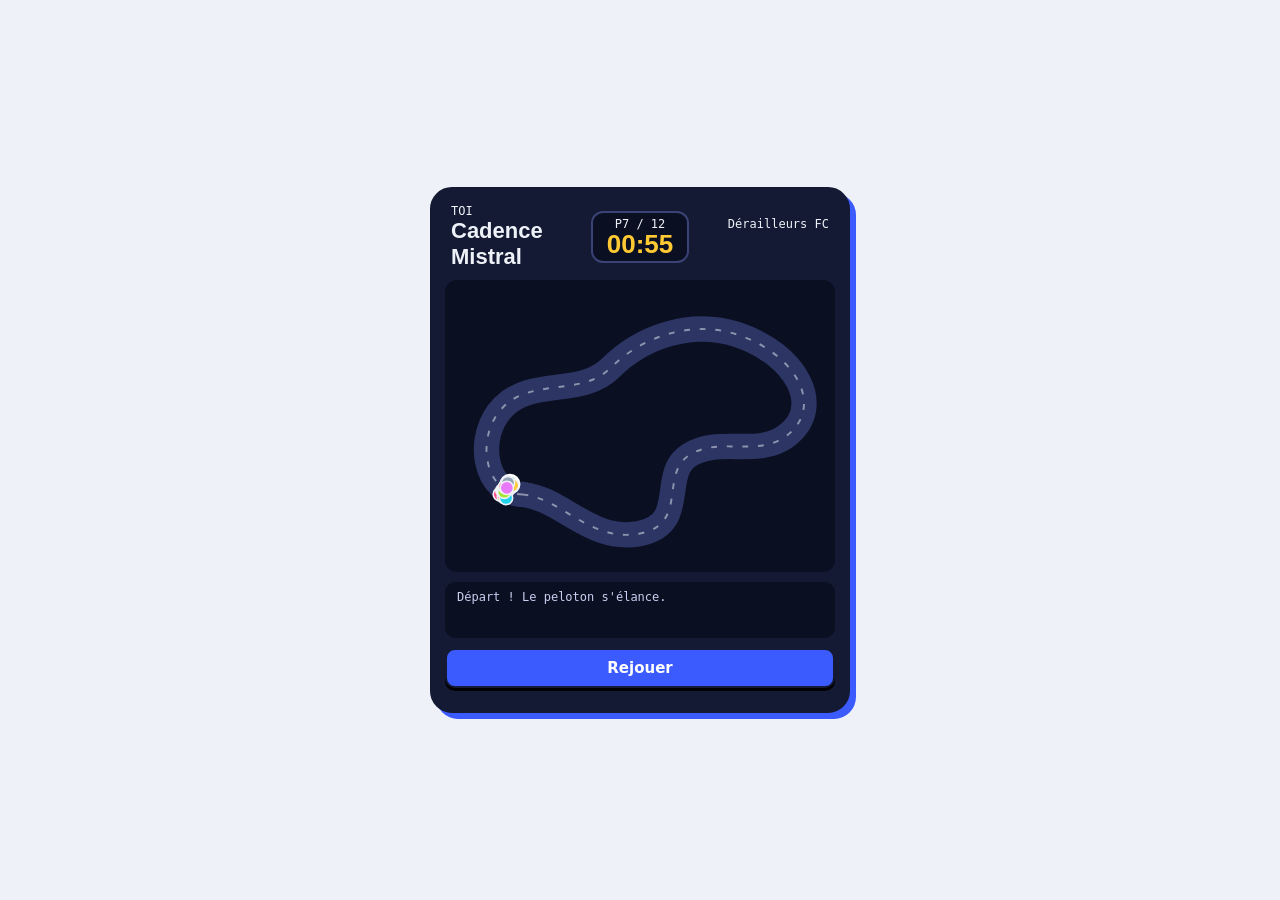
<file: docs/preview/course.html>
<!doctype html>
<html lang="fr"><head><meta charset="utf-8"><meta name="viewport" content="width=device-width,initial-scale=1">
<title>Échappée – aperçu de course</title>
<style>
:root{--ink:#141A33;--chalk:#EEF2F8;--blue:#3C5BFF;--pink:#FF4F8B;--yellow:#FFC933;--mint:#1FCB8E}
*{box-sizing:border-box}
body{margin:0;background:var(--chalk);color:var(--ink);font:600 15px/1.4 system-ui,sans-serif;display:grid;place-items:center;min-height:100vh;padding:16px}
.card{width:min(420px,100%);background:var(--ink);color:var(--chalk);border:3px solid var(--ink);border-radius:22px;padding:12px;box-shadow:6px 6px 0 var(--blue)}
.hud{display:grid;grid-template-columns:1fr auto 1fr;align-items:center;font:12px ui-monospace,monospace;padding:2px 6px 10px}
.hud b{display:block;font:900 22px 'Arial Narrow',Impact,sans-serif}
.hud .r{text-align:right}.hud .m{background:#0B0F22;border:2px solid #3A4375;border-radius:12px;padding:4px 14px;text-align:center}
.hud .m b{color:var(--yellow);font-size:26px;line-height:1}
svg{display:block;width:100%;height:auto;border-radius:12px;background:#0B0F22}
.tick{margin-top:10px;font:12px ui-monospace,monospace;background:#0B0F22;border-radius:10px;padding:8px 12px;color:#C8D0F0;min-height:56px}
.tick div{opacity:.6}.tick div:first-child{opacity:1}.tick i{color:var(--yellow);font-style:normal}
button{margin-top:10px;width:100%;font:800 15px system-ui;color:#fff;background:var(--blue);border:2px solid var(--ink);border-radius:10px;padding:9px;box-shadow:0 3px 0 #000;cursor:pointer}
.res{margin-top:10px;font:12px ui-monospace,monospace;columns:2}
</style></head><body>
<div class="card">
  <div class="hud"><div>TOI<b id="me">-</b></div><div class="m"><span id="pos">P- / 12</span><b id="clock">00:00</b></div><div class="r"><span id="lead">-</span><b>&nbsp;</b></div></div>
  <svg viewBox="0 0 200 150" id="svg"><path id="trk" fill="none" stroke="#2C3563" stroke-width="13" stroke-linejoin="round"/><path id="trk2" fill="none" stroke="#EEF2F8" stroke-width="1" stroke-dasharray="3 5" opacity=".5"/><g id="riders"></g></svg>
  <div class="tick" id="tick"></div>
  <button id="again">Rejouer</button>
  <div class="res" id="res"></div>
</div>
<script>
const RACE = {"duration":55.7,"snap":0.5,"teams":["Cadence Mistral","Nova Club","Vent Debout","Cadence 90","Pignon Fixe","Sprint Nord","Col Raiders","Dérailleurs FC","Les Rouleurs","Mistral Racing","Brume Team","Chaîne Libre"],"frames":[[0.0018,0.0018,0.0019,0.0018,0.0018,0.0018,0.0017,0.0019,0.0018,0.0019,0.0019,0.0018],[0.0109,0.0107,0.0113,0.0105,0.0108,0.0108,0.0105,0.0114,0.0111,0.0113,0.0114,0.0111],[0.0218,0.0214,0.0226,0.021,0.0215,0.0215,0.021,0.0227,0.0221,0.0227,0.0227,0.0221],[0.031,0.0303,0.0321,0.0298,0.0305,0.0305,0.0297,0.0322,0.0313,0.0321,0.0321,0.0313],[0.0403,0.0393,0.0415,0.0387,0.0394,0.0395,0.0385,0.0418,0.0406,0.0413,0.0413,0.0406],[0.0499,0.0484,0.0508,0.0477,0.0483,0.0486,0.0475,0.0516,0.0502,0.051,0.0501,0.0497],[0.0596,0.0575,0.0601,0.0566,0.0572,0.0577,0.0565,0.0614,0.0597,0.0607,0.0589,0.0589],[0.0692,0.0666,0.0694,0.0656,0.0661,0.0669,0.0655,0.0713,0.0692,0.0704,0.0676,0.0681],[0.0787,0.0757,0.0788,0.0747,0.0751,0.076,0.0746,0.0808,0.0786,0.0801,0.0769,0.077],[0.09,0.0864,0.0904,0.0858,0.0858,0.0872,0.0855,0.0917,0.0897,0.0918,0.0887,0.0872],[0.1012,0.0971,0.102,0.0968,0.0966,0.0983,0.0964,0.1029,0.1008,0.1032,0.1005,0.0973],[0.1125,0.1078,0.1143,0.1079,0.1073,0.1095,0.1074,0.1142,0.112,0.1146,0.1123,0.1075],[0.1234,0.1189,0.1267,0.1184,0.1183,0.1202,0.1177,0.1253,0.1233,0.1261,0.124,0.1183],[0.1343,0.13,0.1388,0.1289,0.1293,0.1307,0.1279,0.1364,0.1346,0.1377,0.1356,0.1292],[0.1451,0.1411,0.151,0.1393,0.1403,0.1413,0.1381,0.1476,0.146,0.1493,0.1472,0.1401],[0.1559,0.152,0.1632,0.15,0.1512,0.1521,0.1486,0.1587,0.1574,0.161,0.1587,0.1511],[0.1665,0.1627,0.1754,0.1612,0.1616,0.1632,0.16,0.17,0.1686,0.1729,0.1701,0.1622],[0.177,0.1735,0.1862,0.1724,0.1721,0.1743,0.1713,0.1813,0.1799,0.184,0.1816,0.1733],[0.1865,0.1834,0.1956,0.1832,0.1822,0.1847,0.1823,0.19,0.1889,0.1934,0.1906,0.1837],[0.1955,0.1916,0.2047,0.1916,0.1909,0.1936,0.1908,0.1985,0.1971,0.203,0.1992,0.1926],[0.2045,0.1999,0.2137,0.1997,0.1996,0.2024,0.1991,0.2069,0.2053,0.2125,0.2078,0.2014],[0.2135,0.2081,0.2228,0.2079,0.2084,0.2115,0.2075,0.2153,0.2134,0.2213,0.2164,0.2103],[0.2225,0.2164,0.2318,0.2163,0.217,0.2213,0.2161,0.2238,0.2215,0.23,0.225,0.2191],[0.2314,0.2247,0.241,0.2252,0.2256,0.2315,0.2249,0.2324,0.2298,0.2386,0.2338,0.2277],[0.2403,0.233,0.2502,0.2341,0.2342,0.2417,0.2338,0.2411,0.238,0.2471,0.2426,0.2363],[0.2492,0.2413,0.2593,0.243,0.2429,0.2518,0.2427,0.2498,0.2462,0.2556,0.2514,0.2448],[0.2587,0.2497,0.2681,0.2518,0.2515,0.2622,0.2519,0.2588,0.2549,0.2644,0.2604,0.2536],[0.2682,0.2582,0.2769,0.2606,0.2601,0.2725,0.2611,0.2678,0.2635,0.2733,0.2695,0.2623],[0.2777,0.2667,0.2861,0.2693,0.2687,0.2829,0.2704,0.2769,0.2722,0.2823,0.2785,0.2711],[0.2857,0.2737,0.2938,0.2765,0.2756,0.2915,0.278,0.2843,0.2794,0.2896,0.2859,0.2785],[0.2937,0.2807,0.3014,0.2835,0.2822,0.3,0.2853,0.2915,0.2867,0.2967,0.2932,0.2863],[0.3017,0.2877,0.309,0.2905,0.2887,0.3086,0.2926,0.2987,0.2939,0.3039,0.3004,0.2945],[0.3097,0.2946,0.3167,0.2975,0.2953,0.317,0.3,0.3059,0.3011,0.311,0.3076,0.3027],[0.3175,0.3015,0.3248,0.3046,0.302,0.3251,0.3073,0.313,0.3083,0.3182,0.315,0.3108],[0.3249,0.3082,0.3332,0.3117,0.3089,0.3332,0.3147,0.32,0.3152,0.3252,0.3227,0.3188],[0.3324,0.315,0.3414,0.3189,0.3159,0.3414,0.3221,0.327,0.3221,0.3322,0.3304,0.3269],[0.3397,0.3217,0.3495,0.326,0.3228,0.3495,0.3294,0.3344,0.3291,0.3393,0.338,0.3349],[0.3469,0.3284,0.3575,0.3331,0.3298,0.3576,0.3366,0.3422,0.3362,0.3465,0.3456,0.3431],[0.3542,0.3348,0.3651,0.34,0.3367,0.3651,0.3436,0.35,0.3436,0.3537,0.353,0.3515],[0.3616,0.3413,0.3726,0.347,0.3437,0.3726,0.3506,0.3578,0.3509,0.361,0.3605,0.36],[0.3689,0.3478,0.38,0.3539,0.351,0.38,0.3576,0.3657,0.3583,0.3682,0.3679,0.3685],[0.3764,0.3546,0.3873,0.3609,0.3586,0.3874,0.3647,0.3738,0.3658,0.3756,0.3754,0.3768],[0.3843,0.3618,0.3944,0.3681,0.366,0.3948,0.372,0.3824,0.3733,0.3834,0.3829,0.3849],[0.3921,0.369,0.4021,0.3753,0.3735,0.4028,0.3792,0.391,0.3808,0.3911,0.3905,0.393],[0.4,0.3762,0.4125,0.3824,0.3809,0.4131,0.3865,0.3996,0.3884,0.3988,0.3987,0.4012],[0.4102,0.3833,0.4224,0.3896,0.3884,0.4233,0.3937,0.4113,0.3956,0.409,0.4099,0.413],[0.4207,0.3903,0.4321,0.3967,0.396,0.4333,0.4008,0.4234,0.403,0.4193,0.4218,0.4247],[0.4313,0.3972,0.442,0.4053,0.405,0.4434,0.4111,0.4355,0.4132,0.4295,0.4337,0.4367],[0.4419,0.4061,0.4518,0.4159,0.4162,0.4534,0.4214,0.4476,0.4233,0.4398,0.4455,0.4483],[0.4524,0.416,0.4617,0.4268,0.4275,0.4635,0.4315,0.4597,0.4336,0.4502,0.4575,0.4592],[0.4626,0.4253,0.4715,0.4379,0.4391,0.4737,0.4413,0.4718,0.4441,0.4608,0.4698,0.4698],[0.4728,0.4346,0.4814,0.449,0.4507,0.4838,0.4511,0.4839,0.4546,0.4714,0.482,0.4803],[0.483,0.444,0.4913,0.4602,0.4623,0.4944,0.4609,0.4956,0.4651,0.4819,0.4943,0.4909],[0.4933,0.4536,0.501,0.471,0.4736,0.505,0.4712,0.5074,0.4755,0.4925,0.5063,0.5018],[0.5038,0.4637,0.5104,0.4814,0.4847,0.5159,0.4821,0.5185,0.4856,0.5029,0.5181,0.513],[0.5142,0.4738,0.5199,0.4918,0.4957,0.5258,0.4931,0.5282,0.4957,0.5134,0.5285,0.5239],[0.5241,0.4838,0.5283,0.5024,0.5064,0.5352,0.504,0.5378,0.5061,0.5235,0.5384,0.5335],[0.533,0.4943,0.5368,0.5138,0.5171,0.5444,0.5149,0.5474,0.5165,0.5327,0.5485,0.5428],[0.5421,0.506,0.5457,0.5245,0.5263,0.5536,0.5251,0.5568,0.5259,0.5421,0.5589,0.5516],[0.5512,0.5177,0.5545,0.5341,0.5346,0.5628,0.5344,0.5663,0.5348,0.5515,0.5693,0.5604],[0.5603,0.5283,0.5633,0.5436,0.5431,0.572,0.5436,0.5757,0.5435,0.5609,0.5797,0.5692],[0.5694,0.538,0.5719,0.5529,0.5517,0.5814,0.5526,0.5853,0.5527,0.5703,0.5899,0.578],[0.5788,0.5471,0.5801,0.5621,0.5606,0.5909,0.5612,0.5949,0.5621,0.5799,0.5992,0.5868],[0.5881,0.5563,0.5882,0.5715,0.5696,0.6004,0.5697,0.6045,0.5715,0.5894,0.6085,0.5956],[0.5974,0.5654,0.5963,0.5808,0.5785,0.6099,0.5783,0.6141,0.5809,0.5989,0.6177,0.6044],[0.6067,0.5748,0.6044,0.5903,0.5874,0.6193,0.5871,0.6237,0.5903,0.6082,0.6272,0.6134],[0.616,0.5847,0.6123,0.5998,0.5963,0.6286,0.5961,0.6333,0.5998,0.6171,0.6368,0.6227],[0.6252,0.5946,0.6203,0.6093,0.6052,0.6379,0.6052,0.6429,0.6093,0.626,0.6463,0.632],[0.6345,0.6045,0.6281,0.6189,0.6141,0.6472,0.6143,0.6525,0.6187,0.6349,0.6559,0.6412],[0.6438,0.6143,0.6359,0.6285,0.6229,0.6565,0.6234,0.6619,0.6281,0.644,0.6653,0.6505],[0.6531,0.6239,0.6434,0.6385,0.6316,0.6658,0.6327,0.6709,0.6373,0.6533,0.6743,0.6597],[0.6623,0.6335,0.6509,0.6486,0.6403,0.675,0.6421,0.68,0.6465,0.6625,0.6833,0.6689],[0.6716,0.6431,0.6583,0.6587,0.649,0.6842,0.6514,0.6891,0.6557,0.6718,0.6924,0.6781],[0.6808,0.6527,0.6659,0.6684,0.6578,0.6933,0.6605,0.6983,0.6649,0.681,0.7014,0.6873],[0.69,0.6623,0.6734,0.6779,0.6668,0.7021,0.6693,0.7077,0.6743,0.6902,0.7106,0.6964],[0.6991,0.6717,0.6809,0.6866,0.6758,0.7109,0.6781,0.7171,0.6836,0.6994,0.7198,0.7056],[0.7082,0.6804,0.6883,0.6954,0.6848,0.7197,0.687,0.7265,0.693,0.7086,0.729,0.7147],[0.7175,0.6889,0.6958,0.7042,0.6938,0.7286,0.6958,0.7361,0.7023,0.7179,0.7381,0.7238],[0.7271,0.6971,0.7032,0.7129,0.7028,0.7379,0.7046,0.7451,0.7115,0.7274,0.7461,0.733],[0.7366,0.7054,0.7107,0.7215,0.7118,0.7462,0.7134,0.7531,0.7207,0.7369,0.7534,0.7418],[0.7453,0.7136,0.7181,0.7302,0.7208,0.7538,0.7222,0.761,0.7299,0.7454,0.7608,0.7493],[0.7532,0.7221,0.7254,0.7389,0.7297,0.7613,0.7312,0.7686,0.739,0.7529,0.7683,0.7568],[0.7611,0.7309,0.7328,0.7466,0.7384,0.7688,0.7404,0.7758,0.7466,0.7601,0.7757,0.7643],[0.7689,0.7397,0.7401,0.754,0.7459,0.7763,0.7481,0.7831,0.754,0.7674,0.7831,0.7719],[0.7768,0.7472,0.7459,0.7613,0.7531,0.7838,0.7558,0.7904,0.7614,0.7746,0.7904,0.7794],[0.7845,0.7545,0.7518,0.7689,0.7604,0.7914,0.7632,0.7979,0.7688,0.7818,0.7979,0.7868],[0.7922,0.762,0.7578,0.7766,0.7679,0.7991,0.7705,0.8057,0.7765,0.789,0.8056,0.7942],[0.7999,0.7695,0.7639,0.7842,0.7755,0.8069,0.7777,0.8134,0.7841,0.7963,0.8134,0.8015],[0.8076,0.777,0.7698,0.7918,0.783,0.8146,0.7849,0.8212,0.7917,0.8035,0.8212,0.8089],[0.8151,0.7844,0.7754,0.7993,0.7903,0.8227,0.7921,0.8308,0.7992,0.811,0.8308,0.8163],[0.8228,0.7918,0.7806,0.8066,0.7971,0.8326,0.7992,0.8403,0.8064,0.819,0.8403,0.8247],[0.8319,0.7992,0.7856,0.8138,0.8039,0.8425,0.8063,0.8498,0.8136,0.8288,0.8497,0.8342],[0.8409,0.8066,0.7907,0.821,0.8107,0.8523,0.8134,0.8592,0.8208,0.8391,0.8592,0.8437],[0.8498,0.814,0.7958,0.8299,0.8177,0.862,0.8207,0.8687,0.8298,0.8491,0.8685,0.8531],[0.8587,0.8213,0.8011,0.8387,0.8259,0.8716,0.8302,0.8782,0.8387,0.8588,0.8778,0.8624],[0.8675,0.8305,0.8064,0.8475,0.8348,0.8811,0.8395,0.8877,0.8476,0.8685,0.8871,0.8716],[0.8763,0.8397,0.8116,0.8562,0.8438,0.8905,0.8488,0.8971,0.8564,0.8782,0.8964,0.8808],[0.8854,0.8486,0.8166,0.8651,0.8531,0.8998,0.8583,0.9065,0.8653,0.8881,0.906,0.89],[0.8949,0.8574,0.8217,0.874,0.863,0.9088,0.8676,0.9157,0.8741,0.8983,0.916,0.8993],[0.9046,0.866,0.8277,0.8829,0.8729,0.9178,0.8768,0.9252,0.8829,0.9086,0.9257,0.9084],[0.9146,0.8747,0.8336,0.8917,0.8828,0.9268,0.886,0.9346,0.8918,0.9184,0.9353,0.9179],[0.9243,0.8833,0.8396,0.9005,0.8922,0.9356,0.8956,0.9442,0.9006,0.9279,0.9447,0.9274],[0.9336,0.8921,0.8458,0.9092,0.901,0.9443,0.9058,0.9538,0.9094,0.9372,0.9538,0.9372],[0.9429,0.9008,0.8518,0.9179,0.9098,0.9526,0.916,0.9631,0.9182,0.9465,0.9631,0.947],[0.9523,0.9095,0.8579,0.9265,0.9186,0.9609,0.9262,0.9724,0.927,0.9559,0.9723,0.9567],[0.9617,0.9182,0.8637,0.9351,0.9272,0.9693,0.936,0.9814,0.9359,0.9652,0.9816,0.9662],[0.9712,0.9269,0.8695,0.9438,0.9358,0.9778,0.9452,0.9905,0.945,0.9746,0.9907,0.9754],[0.9806,0.9356,0.8752,0.9524,0.9444,0.9863,0.9544,0.9995,0.9541,0.984,0.9997,0.9846],[0.9899,0.9443,0.881,0.961,0.953,0.9948,0.9636,1.0,0.9632,0.9933,1.0,0.9938],[0.9994,0.9528,0.8866,0.9693,0.9616,1.0,0.9728,1.0,0.9723,1.0,1.0,1.0],[1.0,0.9609,0.8921,0.9772,0.9706,1.0,0.9821,1.0,0.9814,1.0,1.0,1.0],[1.0,0.9688,0.8977,0.9851,0.9796,1.0,0.9914,1.0,0.9905,1.0,1.0,1.0],[1.0,0.9766,0.9032,0.993,0.9886,1.0,1.0,1.0,0.9997,1.0,1.0,1.0],[1.0,0.9845,0.9088,1.0,0.9975,1.0,1.0,1.0,1.0,1.0,1.0,1.0],[1.0,0.9924,0.9144,1.0,1.0,1.0,1.0,1.0,1.0,1.0,1.0,1.0],[1.0,1.0,0.92,1.0,1.0,1.0,1.0,1.0,1.0,1.0,1.0,1.0],[1.0,1.0,0.9256,1.0,1.0,1.0,1.0,1.0,1.0,1.0,1.0,1.0],[1.0,1.0,0.9314,1.0,1.0,1.0,1.0,1.0,1.0,1.0,1.0,1.0],[1.0,1.0,0.9372,1.0,1.0,1.0,1.0,1.0,1.0,1.0,1.0,1.0],[1.0,1.0,0.943,1.0,1.0,1.0,1.0,1.0,1.0,1.0,1.0,1.0],[1.0,1.0,0.9488,1.0,1.0,1.0,1.0,1.0,1.0,1.0,1.0,1.0],[1.0,1.0,0.9547,1.0,1.0,1.0,1.0,1.0,1.0,1.0,1.0,1.0],[1.0,1.0,0.9605,1.0,1.0,1.0,1.0,1.0,1.0,1.0,1.0,1.0],[1.0,1.0,0.9664,1.0,1.0,1.0,1.0,1.0,1.0,1.0,1.0,1.0],[1.0,1.0,0.9723,1.0,1.0,1.0,1.0,1.0,1.0,1.0,1.0,1.0],[1.0,1.0,0.9792,1.0,1.0,1.0,1.0,1.0,1.0,1.0,1.0,1.0],[1.0,1.0,0.9858,1.0,1.0,1.0,1.0,1.0,1.0,1.0,1.0,1.0],[1.0,1.0,0.9925,1.0,1.0,1.0,1.0,1.0,1.0,1.0,1.0,1.0],[1.0,1.0,0.9993,1.0,1.0,1.0,1.0,1.0,1.0,1.0,1.0,1.0]],"events":[{"t":0.0,"text":"Départ ! Le peloton s'élance."},{"t":2.2,"text":"Attaque de S. Ricci sur le plat"},{"t":3.1,"text":"Dérailleurs FC passe en tête"},{"t":5.6,"text":"Attaque de N. Keller sur le plat"},{"t":6.2,"text":"Vent Debout passe en tête"},{"t":9.8,"text":"Règle 3 déclenchée : ton grimpeur attaque"},{"t":11.8,"text":"Attaque de H. Haas dans la côte"},{"t":15.3,"text":"Attaque de T. Novak dans la côte"},{"t":17.0,"text":"Attaque de L. Dubois dans la côte"},{"t":18.0,"text":"Sprint Nord passe en tête"},{"t":19.9,"text":"Attaque de D. Moreau dans la côte"},{"t":20.5,"text":"Le peloton se scinde en deux groupes"},{"t":21.1,"text":"Vent Debout passe en tête"},{"t":22.0,"text":"Attaque de F. Novak dans la côte"},{"t":23.6,"text":"Attaque de Y. Fabre dans la côte"},{"t":24.1,"text":"Sprint Nord passe en tête"},{"t":27.7,"text":"Dérailleurs FC passe en tête"},{"t":30.1,"text":"Attaque de B. Keller dans la descente"},{"t":30.6,"text":"Attaque de C. Keller dans la descente"},{"t":30.7,"text":"Brume Team passe en tête"},{"t":37.4,"text":"Le peloton se scinde en deux groupes"},{"t":41.9,"text":"Dérailleurs FC passe en tête"},{"t":42.7,"text":"N. Keller est à bout de forces"},{"t":44.9,"text":"Brume Team passe en tête"},{"t":46.2,"text":"Sprint final lancé !"},{"t":47.9,"text":"Dérailleurs FC passe en tête"},{"t":51.0,"text":"Brume Team passe en tête"},{"t":51.5,"text":"Règle 1 déclenchée : sprinteur lancé"},{"t":54.0,"text":"Dérailleurs FC passe en tête"},{"t":55.7,"text":"Victoire de l'équipe Dérailleurs FC !"},{"t":57.0,"text":"Sprint Nord passe en tête"}],"standings":["Brume Team 55.7 s","Dérailleurs FC 55.7 s","Sprint Nord 56.5 s","Chaîne Libre 56.5 s","Mistral Racing 56.6 s","Cadence Mistral 56.7 s","Col Raiders 58.2 s","Les Rouleurs 58.2 s","Cadence 90 58.7 s","Pignon Fixe 58.8 s","Nova Club 59.7 s","Vent Debout 66.7 s"]};
const D='M40 110 C20 110 15 80 30 65 C45 50 70 60 85 45 C100 30 125 20 150 28 C180 38 195 65 175 80 C160 91 140 80 125 90 C110 100 125 125 100 130 C75 135 60 112 40 110 Z';
const COL=['#1FCB8E','#3C5BFF','#FF4F8B','#FFC933','#FF8A3D','#8A5CF6','#22D3EE','#F5F7FF','#A3E635','#FB7185','#94A3B8','#E879F9'];
const NS='http://www.w3.org/2000/svg';
const trk=document.getElementById('trk');trk.setAttribute('d',D);document.getElementById('trk2').setAttribute('d',D);
const L=trk.getTotalLength(),g=document.getElementById('riders');
const dots=RACE.teams.map((t,i)=>{const c=document.createElementNS(NS,'circle');c.setAttribute('r',i===0?4.6:3.4);c.setAttribute('fill',COL[i%COL.length]);c.setAttribute('stroke',i===0?'#fff':'#EEF2F8');c.setAttribute('stroke-width',i===0?1.6:.8);g.appendChild(c);return c});
const GAP=4; // l'affichage exagère les écarts pour qu'un peloton serré reste lisible
let t0=null,shown=0,speed=1;
function pt(frac,lane){const p=trk.getPointAtLength(frac*L),q=trk.getPointAtLength((frac*L+1)%L);const dx=q.x-p.x,dy=q.y-p.y,n=Math.hypot(dx,dy)||1;return[p.x-dy/n*lane,p.y+dx/n*lane]}
function frame(sec){const F=RACE.frames;let i=Math.min(F.length-1,Math.floor(sec/RACE.snap));const a=F[i],b=F[Math.min(F.length-1,i+1)];const k=Math.min(1,Math.max(0,(sec-i*RACE.snap)/RACE.snap));return a.map((v,j)=>v+(b[j]-v)*k)}
function fmt(s){s=Math.max(0,Math.ceil(s));return '00:'+String(s).padStart(2,'0')}
function render(now){if(t0===null)t0=now;const sec=(now-t0)/1000*speed;const pos=frame(Math.min(sec,RACE.frames.length*RACE.snap-RACE.snap));
 const order=pos.map((p,i)=>[p,i]).sort((a,b)=>b[0]-a[0]);const rank=[];order.forEach((o,k)=>rank[o[1]]=k+1);
 const lead=order[0][0];pos.forEach((p,i)=>{const lane=((rank[i]%4)-1.5)*2.4;const vis=Math.max(0,lead-(lead-p)*GAP);const[x,y]=pt(vis*0.98,lane);dots[i].setAttribute('cx',x.toFixed(1));dots[i].setAttribute('cy',y.toFixed(1))});
 document.getElementById('pos').textContent='P'+rank[0]+' / '+RACE.teams.length;document.getElementById('clock').textContent=fmt(RACE.duration-sec);
 document.getElementById('lead').textContent=RACE.teams[order[0][1]];
 while(shown<RACE.events.length&&RACE.events[shown].t<=sec){shown++}
 const last=RACE.events.slice(Math.max(0,shown-3),shown).reverse();document.getElementById('tick').innerHTML=last.map(e=>'<div>'+e.text+'</div>').join('');
 if(sec<RACE.duration+2)requestAnimationFrame(render);else done();}
function done(){document.getElementById('res').innerHTML=RACE.standings.map((s,i)=>(i+1)+'. '+s).join('<br>')}
function start(){t0=null;shown=0;document.getElementById('res').innerHTML='';requestAnimationFrame(render)}
document.getElementById('again').onclick=start;document.getElementById('me').textContent=RACE.teams[0];start();
</script></body></html>
</file>
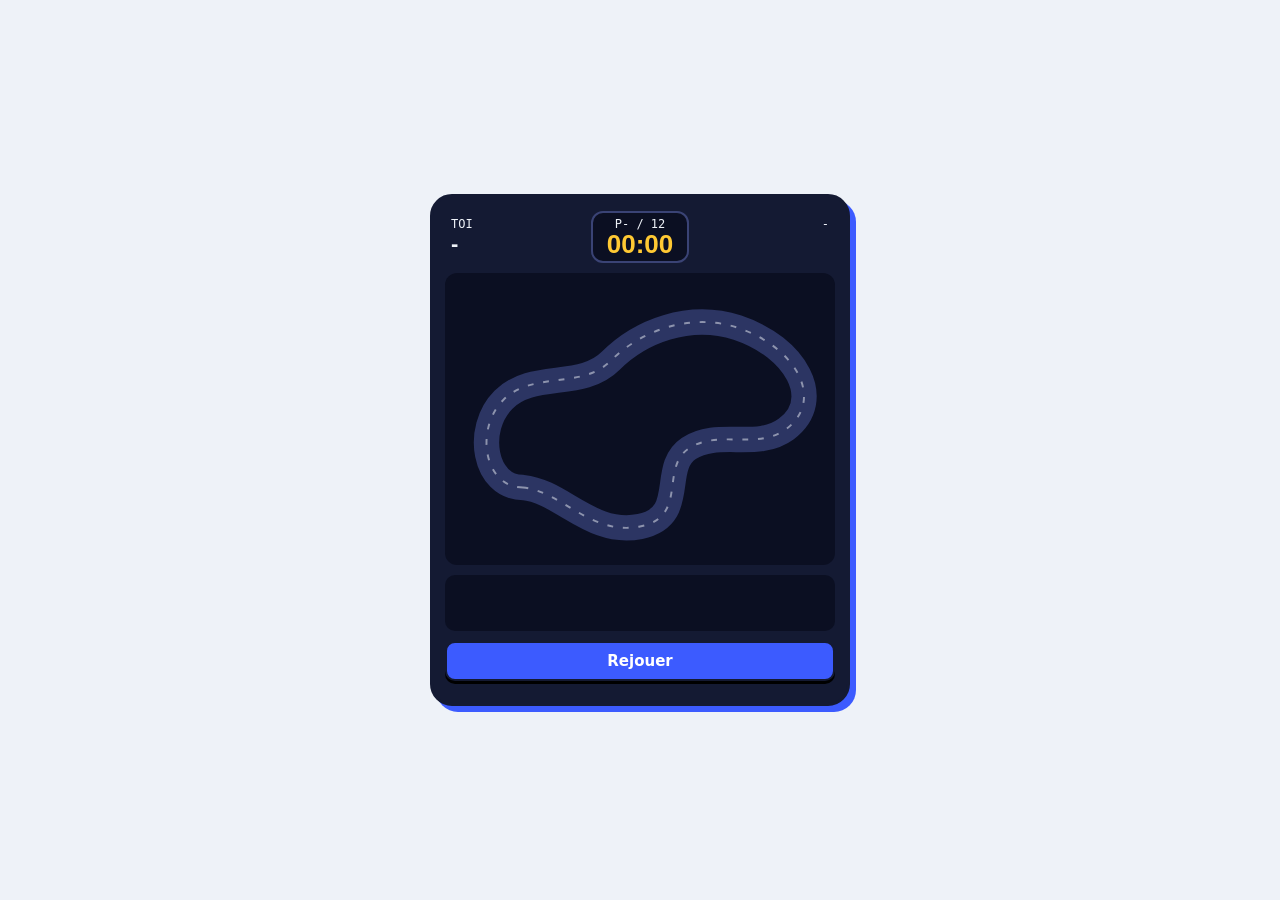
<file: tools/Echappee.Cli/preview.template.html>
<!doctype html>
<html lang="fr"><head><meta charset="utf-8"><meta name="viewport" content="width=device-width,initial-scale=1">
<title>Échappée – aperçu de course</title>
<style>
:root{--ink:#141A33;--chalk:#EEF2F8;--blue:#3C5BFF;--pink:#FF4F8B;--yellow:#FFC933;--mint:#1FCB8E}
*{box-sizing:border-box}
body{margin:0;background:var(--chalk);color:var(--ink);font:600 15px/1.4 system-ui,sans-serif;display:grid;place-items:center;min-height:100vh;padding:16px}
.card{width:min(420px,100%);background:var(--ink);color:var(--chalk);border:3px solid var(--ink);border-radius:22px;padding:12px;box-shadow:6px 6px 0 var(--blue)}
.hud{display:grid;grid-template-columns:1fr auto 1fr;align-items:center;font:12px ui-monospace,monospace;padding:2px 6px 10px}
.hud b{display:block;font:900 22px 'Arial Narrow',Impact,sans-serif}
.hud .r{text-align:right}.hud .m{background:#0B0F22;border:2px solid #3A4375;border-radius:12px;padding:4px 14px;text-align:center}
.hud .m b{color:var(--yellow);font-size:26px;line-height:1}
svg{display:block;width:100%;height:auto;border-radius:12px;background:#0B0F22}
.tick{margin-top:10px;font:12px ui-monospace,monospace;background:#0B0F22;border-radius:10px;padding:8px 12px;color:#C8D0F0;min-height:56px}
.tick div{opacity:.6}.tick div:first-child{opacity:1}.tick i{color:var(--yellow);font-style:normal}
button{margin-top:10px;width:100%;font:800 15px system-ui;color:#fff;background:var(--blue);border:2px solid var(--ink);border-radius:10px;padding:9px;box-shadow:0 3px 0 #000;cursor:pointer}
.res{margin-top:10px;font:12px ui-monospace,monospace;columns:2}
</style></head><body>
<div class="card">
  <div class="hud"><div>TOI<b id="me">-</b></div><div class="m"><span id="pos">P- / 12</span><b id="clock">00:00</b></div><div class="r"><span id="lead">-</span><b>&nbsp;</b></div></div>
  <svg viewBox="0 0 200 150" id="svg"><path id="trk" fill="none" stroke="#2C3563" stroke-width="13" stroke-linejoin="round"/><path id="trk2" fill="none" stroke="#EEF2F8" stroke-width="1" stroke-dasharray="3 5" opacity=".5"/><g id="riders"></g></svg>
  <div class="tick" id="tick"></div>
  <button id="again">Rejouer</button>
  <div class="res" id="res"></div>
</div>
<script>
const RACE = /*DATA*/null/*END*/;
const D='M40 110 C20 110 15 80 30 65 C45 50 70 60 85 45 C100 30 125 20 150 28 C180 38 195 65 175 80 C160 91 140 80 125 90 C110 100 125 125 100 130 C75 135 60 112 40 110 Z';
const COL=['#1FCB8E','#3C5BFF','#FF4F8B','#FFC933','#FF8A3D','#8A5CF6','#22D3EE','#F5F7FF','#A3E635','#FB7185','#94A3B8','#E879F9'];
const NS='http://www.w3.org/2000/svg';
const trk=document.getElementById('trk');trk.setAttribute('d',D);document.getElementById('trk2').setAttribute('d',D);
const L=trk.getTotalLength(),g=document.getElementById('riders');
const dots=RACE.teams.map((t,i)=>{const c=document.createElementNS(NS,'circle');c.setAttribute('r',i===0?4.6:3.4);c.setAttribute('fill',COL[i%COL.length]);c.setAttribute('stroke',i===0?'#fff':'#EEF2F8');c.setAttribute('stroke-width',i===0?1.6:.8);g.appendChild(c);return c});
const GAP=4; // l'affichage exagère les écarts pour qu'un peloton serré reste lisible
let t0=null,shown=0,speed=1;
function pt(frac,lane){const p=trk.getPointAtLength(frac*L),q=trk.getPointAtLength((frac*L+1)%L);const dx=q.x-p.x,dy=q.y-p.y,n=Math.hypot(dx,dy)||1;return[p.x-dy/n*lane,p.y+dx/n*lane]}
function frame(sec){const F=RACE.frames;let i=Math.min(F.length-1,Math.floor(sec/RACE.snap));const a=F[i],b=F[Math.min(F.length-1,i+1)];const k=Math.min(1,Math.max(0,(sec-i*RACE.snap)/RACE.snap));return a.map((v,j)=>v+(b[j]-v)*k)}
function fmt(s){s=Math.max(0,Math.ceil(s));return '00:'+String(s).padStart(2,'0')}
function render(now){if(t0===null)t0=now;const sec=(now-t0)/1000*speed;const pos=frame(Math.min(sec,RACE.frames.length*RACE.snap-RACE.snap));
 const order=pos.map((p,i)=>[p,i]).sort((a,b)=>b[0]-a[0]);const rank=[];order.forEach((o,k)=>rank[o[1]]=k+1);
 const lead=order[0][0];pos.forEach((p,i)=>{const lane=((rank[i]%4)-1.5)*2.4;const vis=Math.max(0,lead-(lead-p)*GAP);const[x,y]=pt(vis*0.98,lane);dots[i].setAttribute('cx',x.toFixed(1));dots[i].setAttribute('cy',y.toFixed(1))});
 document.getElementById('pos').textContent='P'+rank[0]+' / '+RACE.teams.length;document.getElementById('clock').textContent=fmt(RACE.duration-sec);
 document.getElementById('lead').textContent=RACE.teams[order[0][1]];
 while(shown<RACE.events.length&&RACE.events[shown].t<=sec){shown++}
 const last=RACE.events.slice(Math.max(0,shown-3),shown).reverse();document.getElementById('tick').innerHTML=last.map(e=>'<div>'+e.text+'</div>').join('');
 if(sec<RACE.duration+2)requestAnimationFrame(render);else done();}
function done(){document.getElementById('res').innerHTML=RACE.standings.map((s,i)=>(i+1)+'. '+s).join('<br>')}
function start(){t0=null;shown=0;document.getElementById('res').innerHTML='';requestAnimationFrame(render)}
document.getElementById('again').onclick=start;document.getElementById('me').textContent=RACE.teams[0];start();
</script></body></html>
</file>
